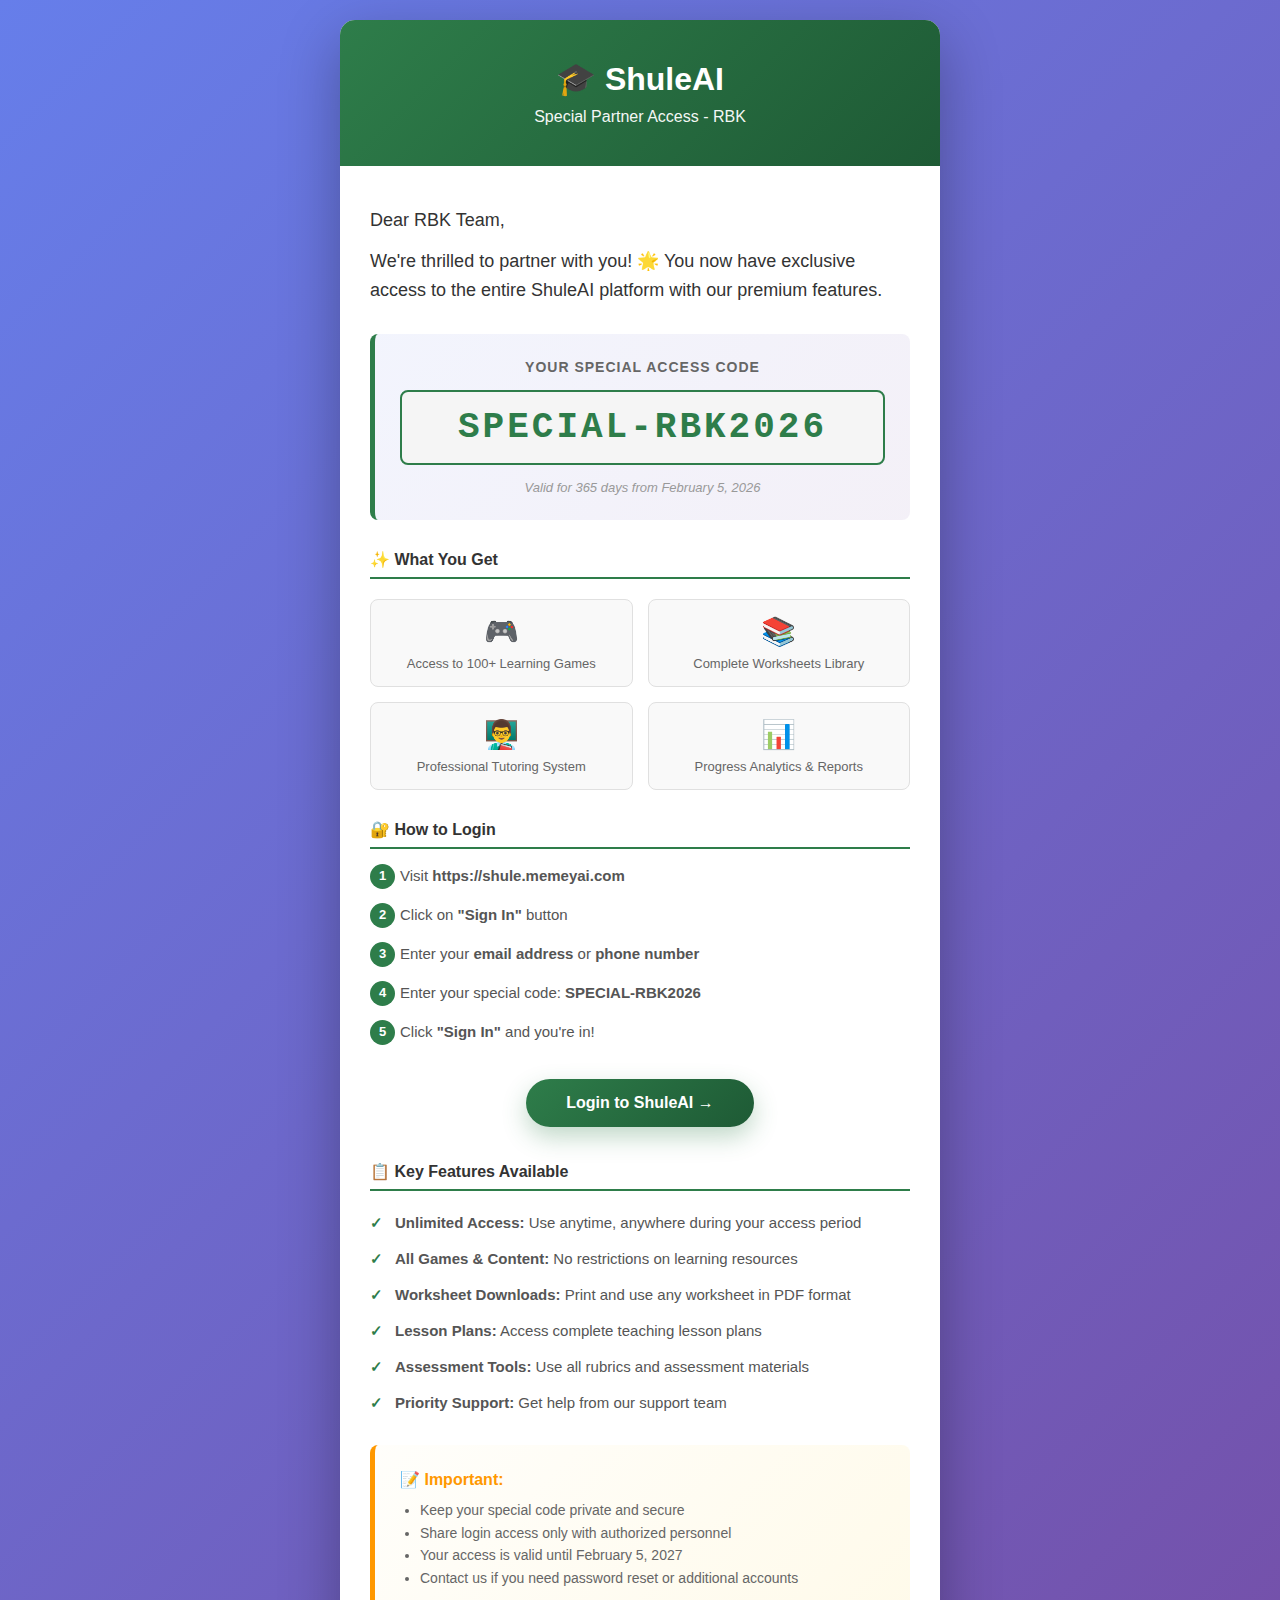
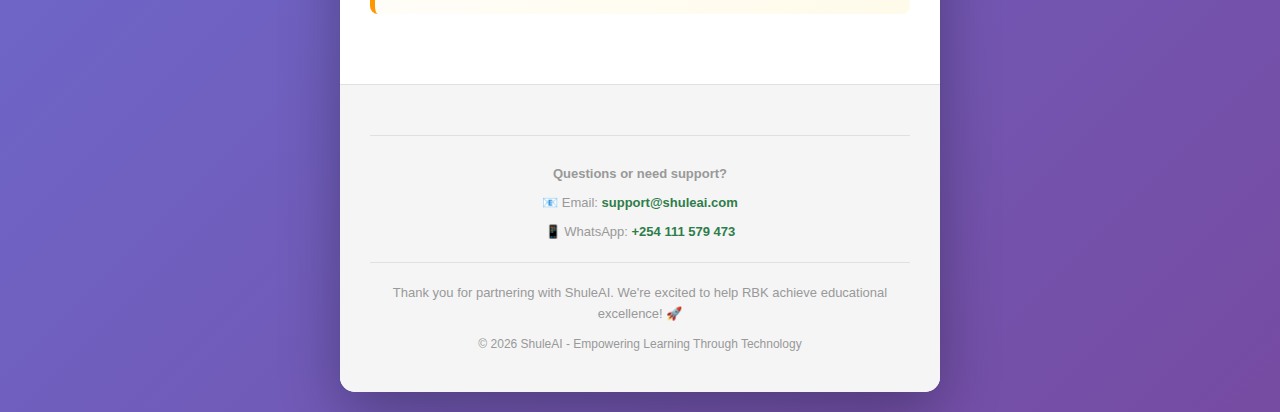
<file: Backend/emails/rbk-welcome.html>
<!doctype html>
<html lang="en">
  <head>
    <meta charset="UTF-8" />
    <meta name="viewport" content="width=device-width, initial-scale=1.0" />
    <title>RBK - ShuleAI Special Partner Access</title>
    <style>
      * {
        margin: 0;
        padding: 0;
        box-sizing: border-box;
      }

      body {
        font-family: "Segoe UI", Tahoma, Geneva, Verdana, sans-serif;
        background: linear-gradient(135deg, #667eea 0%, #764ba2 100%);
        min-height: 100vh;
        padding: 20px;
      }

      .container {
        max-width: 600px;
        margin: 0 auto;
        background: white;
        border-radius: 15px;
        box-shadow: 0 20px 60px rgba(0, 0, 0, 0.3);
        overflow: hidden;
      }

      .header {
        background: linear-gradient(135deg, #2e7d4a 0%, #1e5a35 100%);
        color: white;
        padding: 40px 20px;
        text-align: center;
      }

      .header h1 {
        font-size: 32px;
        margin-bottom: 10px;
        font-weight: 700;
      }

      .header p {
        font-size: 16px;
        opacity: 0.95;
      }

      .content {
        padding: 40px 30px;
      }

      .greeting {
        font-size: 18px;
        color: #333;
        margin-bottom: 20px;
        line-height: 1.6;
      }

      .highlight-box {
        background: linear-gradient(135deg, #667eea15, #764ba215);
        border-left: 5px solid #2e7d4a;
        padding: 25px;
        margin: 30px 0;
        border-radius: 8px;
      }

      .code-section {
        text-align: center;
      }

      .code-label {
        font-size: 14px;
        color: #666;
        text-transform: uppercase;
        letter-spacing: 1px;
        margin-bottom: 10px;
        font-weight: 600;
      }

      .access-code {
        font-size: 36px;
        font-weight: 700;
        color: #2e7d4a;
        font-family: "Courier New", monospace;
        letter-spacing: 3px;
        word-break: break-all;
        padding: 15px;
        background: #f5f5f5;
        border-radius: 8px;
        border: 2px solid #2e7d4a;
        margin: 15px 0;
        user-select: all;
      }

      .code-note {
        font-size: 13px;
        color: #999;
        margin-top: 10px;
        font-style: italic;
      }

      .section-title {
        font-size: 16px;
        font-weight: 700;
        color: #333;
        margin-top: 30px;
        margin-bottom: 12px;
        border-bottom: 2px solid #2e7d4a;
        padding-bottom: 8px;
      }

      .steps {
        list-style: none;
        counter-reset: step-counter;
      }

      .steps li {
        margin: 15px 0;
        padding-left: 30px;
        position: relative;
        line-height: 1.6;
        color: #555;
        font-size: 15px;
      }

      .steps li:before {
        counter-increment: step-counter;
        content: counter(step-counter);
        position: absolute;
        left: 0;
        top: 0;
        background: #2e7d4a;
        color: white;
        width: 25px;
        height: 25px;
        border-radius: 50%;
        display: flex;
        align-items: center;
        justify-content: center;
        font-weight: 700;
        font-size: 13px;
      }

      .benefits-grid {
        display: grid;
        grid-template-columns: 1fr 1fr;
        gap: 15px;
        margin: 20px 0;
      }

      .benefit-card {
        background: #f9f9f9;
        padding: 15px;
        border-radius: 8px;
        text-align: center;
        border: 1px solid #e0e0e0;
      }

      .benefit-icon {
        font-size: 28px;
        margin-bottom: 8px;
      }

      .benefit-text {
        font-size: 13px;
        color: #666;
        font-weight: 500;
      }

      .button-container {
        text-align: center;
        margin: 35px 0;
      }

      .cta-button {
        display: inline-block;
        background: linear-gradient(135deg, #2e7d4a 0%, #1e5a35 100%);
        color: white;
        padding: 15px 40px;
        border-radius: 50px;
        text-decoration: none;
        font-weight: 700;
        font-size: 16px;
        transition:
          transform 0.3s ease,
          box-shadow 0.3s ease;
        box-shadow: 0 10px 25px rgba(46, 125, 74, 0.3);
      }

      .cta-button:hover {
        transform: translateY(-3px);
        box-shadow: 0 15px 35px rgba(46, 125, 74, 0.4);
      }

      .features-list {
        margin: 20px 0;
      }

      .feature-item {
        display: flex;
        align-items: flex-start;
        margin: 12px 0;
        font-size: 15px;
        color: #555;
        line-height: 1.6;
      }

      .feature-check {
        color: #2e7d4a;
        font-weight: 700;
        margin-right: 12px;
        flex-shrink: 0;
      }

      .footer {
        background: #f5f5f5;
        padding: 30px;
        text-align: center;
        border-top: 1px solid #e0e0e0;
      }

      .footer-text {
        font-size: 13px;
        color: #999;
        margin: 8px 0;
        line-height: 1.6;
      }

      .contact-info {
        margin-top: 20px;
        padding-top: 20px;
        border-top: 1px solid #e0e0e0;
      }

      .contact-link {
        color: #2e7d4a;
        text-decoration: none;
        font-weight: 600;
      }

      .contact-link:hover {
        text-decoration: underline;
      }

      .badge {
        display: inline-block;
        background: linear-gradient(135deg, #2e7d4a, #1e5a35);
        color: white;
        padding: 6px 12px;
        border-radius: 20px;
        font-size: 12px;
        font-weight: 700;
        text-transform: uppercase;
        letter-spacing: 0.5px;
        margin: 10px 0;
      }

      @media (max-width: 600px) {
        .header h1 {
          font-size: 24px;
        }

        .access-code {
          font-size: 28px;
          letter-spacing: 2px;
        }

        .benefits-grid {
          grid-template-columns: 1fr;
        }

        .content {
          padding: 25px 20px;
        }
      }
    </style>
  </head>
  <body>
    <div class="container">
      <!-- Header -->
      <div class="header">
        <h1>🎓 ShuleAI</h1>
        <p>Special Partner Access - RBK</p>
      </div>

      <!-- Content -->
      <div class="content">
        <!-- Greeting -->
        <div class="greeting">
          <p>Dear RBK Team,</p>
          <p style="margin-top: 12px">
            We're thrilled to partner with you! 🌟 You now have exclusive access
            to the entire ShuleAI platform with our premium features.
          </p>
        </div>

        <!-- Highlight Box with Access Code -->
        <div class="highlight-box">
          <div class="code-section">
            <div class="code-label">Your Special Access Code</div>
            <div class="access-code">SPECIAL-RBK2026</div>
            <div class="code-note">
              Valid for 365 days from February 5, 2026
            </div>
          </div>
        </div>

        <!-- Features -->
        <div class="section-title">✨ What You Get</div>
        <div class="benefits-grid">
          <div class="benefit-card">
            <div class="benefit-icon">🎮</div>
            <div class="benefit-text">Access to 100+ Learning Games</div>
          </div>
          <div class="benefit-card">
            <div class="benefit-icon">📚</div>
            <div class="benefit-text">Complete Worksheets Library</div>
          </div>
          <div class="benefit-card">
            <div class="benefit-icon">👨‍🏫</div>
            <div class="benefit-text">Professional Tutoring System</div>
          </div>
          <div class="benefit-card">
            <div class="benefit-icon">📊</div>
            <div class="benefit-text">Progress Analytics & Reports</div>
          </div>
        </div>

        <!-- How to Login -->
        <div class="section-title">🔐 How to Login</div>
        <ol class="steps">
          <li>Visit <strong>https://shule.memeyai.com</strong></li>
          <li>Click on <strong>"Sign In"</strong> button</li>
          <li>
            Enter your <strong>email address</strong> or
            <strong>phone number</strong>
          </li>
          <li>Enter your special code: <strong>SPECIAL-RBK2026</strong></li>
          <li>Click <strong>"Sign In"</strong> and you're in!</li>
        </ol>

        <!-- Call-to-Action Button -->
        <div class="button-container">
          <a href="https://shule.memeyai.com" class="cta-button"
            >Login to ShuleAI →</a
          >
        </div>

        <!-- Key Features -->
        <div class="section-title">📋 Key Features Available</div>
        <div class="features-list">
          <div class="feature-item">
            <div class="feature-check">✓</div>
            <div>
              <strong>Unlimited Access:</strong> Use anytime, anywhere during
              your access period
            </div>
          </div>
          <div class="feature-item">
            <div class="feature-check">✓</div>
            <div>
              <strong>All Games & Content:</strong> No restrictions on learning
              resources
            </div>
          </div>
          <div class="feature-item">
            <div class="feature-check">✓</div>
            <div>
              <strong>Worksheet Downloads:</strong> Print and use any worksheet
              in PDF format
            </div>
          </div>
          <div class="feature-item">
            <div class="feature-check">✓</div>
            <div>
              <strong>Lesson Plans:</strong> Access complete teaching lesson
              plans
            </div>
          </div>
          <div class="feature-item">
            <div class="feature-check">✓</div>
            <div>
              <strong>Assessment Tools:</strong> Use all rubrics and assessment
              materials
            </div>
          </div>
          <div class="feature-item">
            <div class="feature-check">✓</div>
            <div>
              <strong>Priority Support:</strong> Get help from our support team
            </div>
          </div>
        </div>

        <!-- Important Notes -->
        <div
          class="highlight-box"
          style="
            background: linear-gradient(135deg, #fff3cd15, #ffc70015);
            border-left-color: #ff9800;
          "
        >
          <strong style="color: #ff9800">📝 Important:</strong>
          <ul
            style="
              margin-top: 10px;
              margin-left: 20px;
              color: #666;
              font-size: 14px;
              line-height: 1.6;
            "
          >
            <li>Keep your special code private and secure</li>
            <li>Share login access only with authorized personnel</li>
            <li>Your access is valid until February 5, 2027</li>
            <li>
              Contact us if you need password reset or additional accounts
            </li>
          </ul>
        </div>
      </div>

      <!-- Footer -->
      <div class="footer">
        <div class="contact-info">
          <p class="footer-text"><strong>Questions or need support?</strong></p>
          <p class="footer-text">
            📧 Email:
            <a href="mailto:support@shuleai.com" class="contact-link"
              >support@shuleai.com</a
            >
          </p>
          <p class="footer-text">
            📱 WhatsApp:
            <a href="https://wa.me/254111579473" class="contact-link"
              >+254 111 579 473</a
            >
          </p>
        </div>

        <div
          style="
            margin-top: 20px;
            padding-top: 20px;
            border-top: 1px solid #e0e0e0;
          "
        >
          <p class="footer-text" style="margin: 0">
            Thank you for partnering with ShuleAI. We're excited to help RBK
            achieve educational excellence! 🚀
          </p>
          <p class="footer-text" style="margin-top: 10px; font-size: 12px">
            © 2026 ShuleAI - Empowering Learning Through Technology
          </p>
        </div>
      </div>
    </div>
  </body>
</html>
</file>
